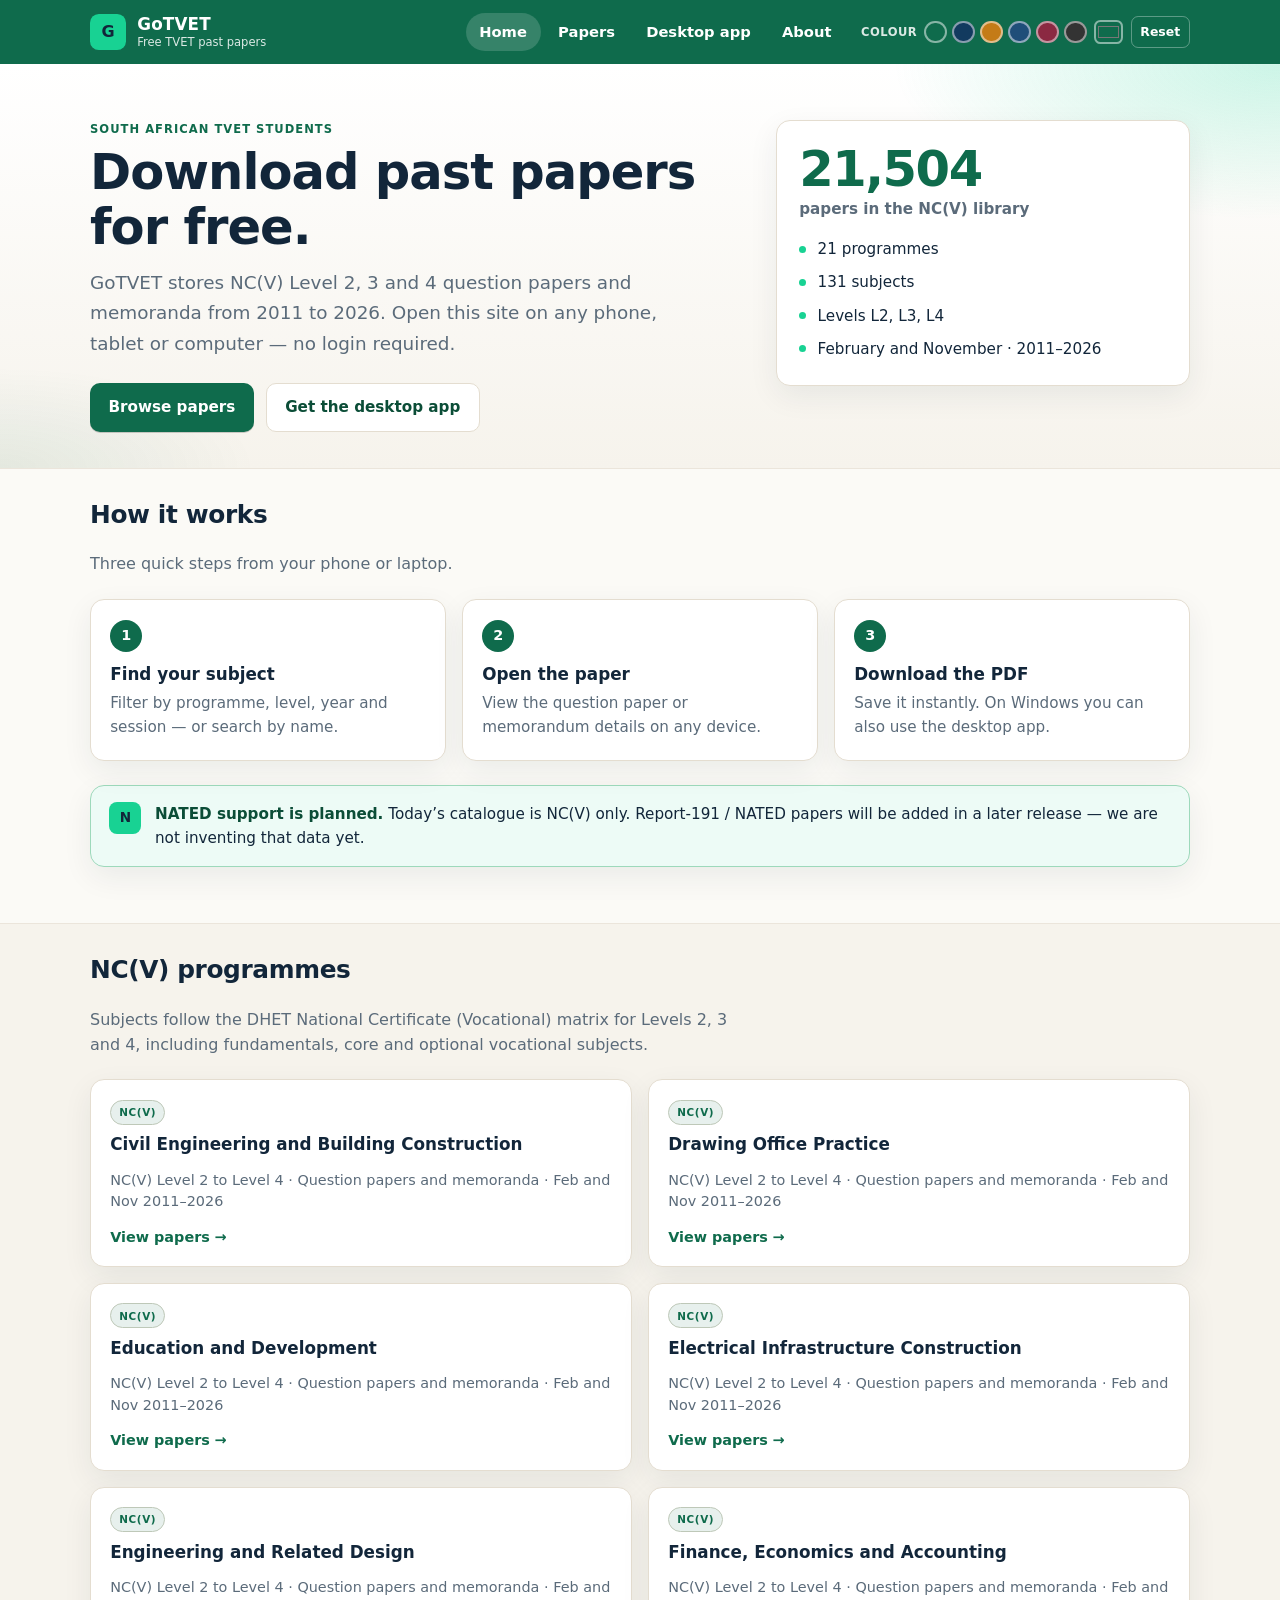
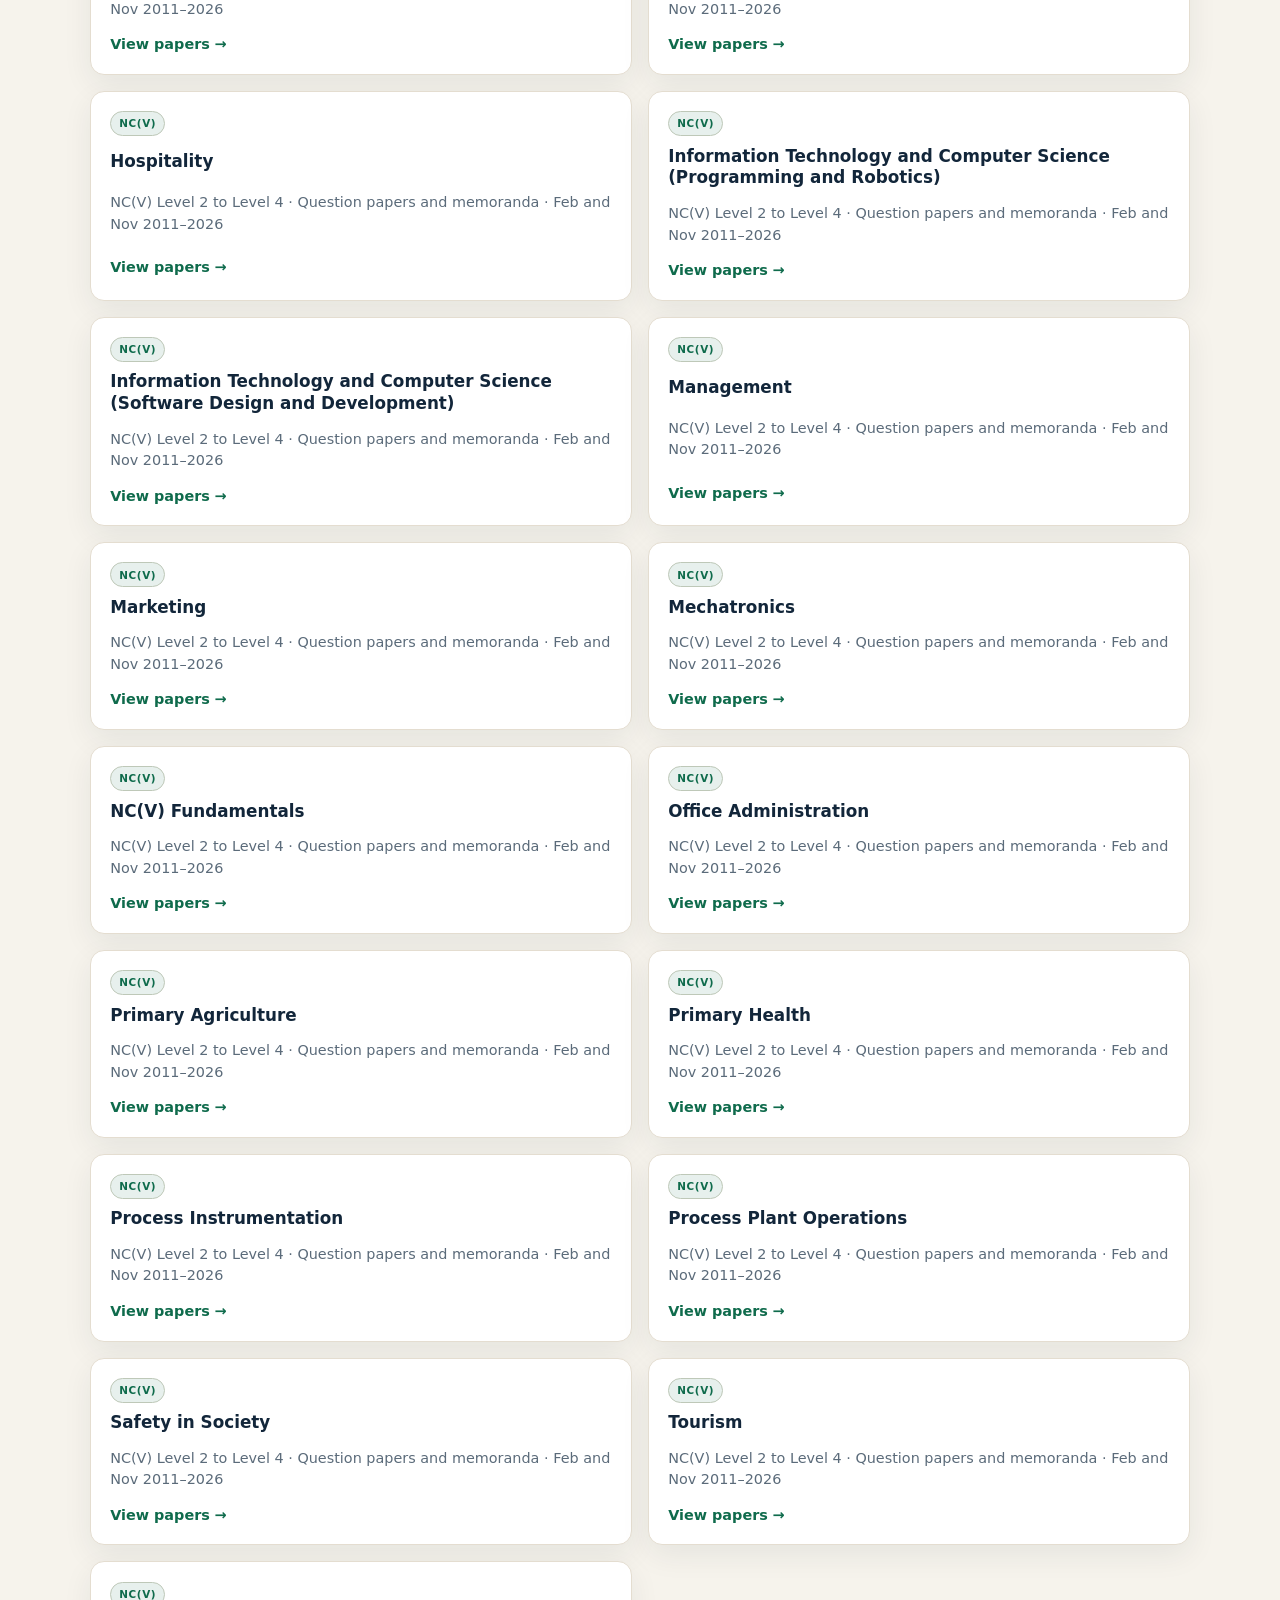
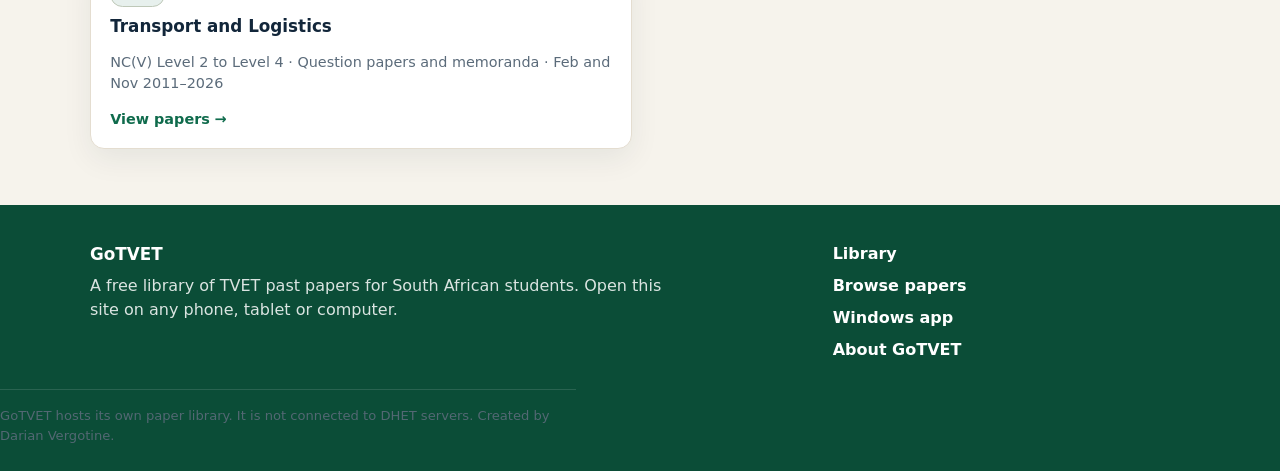
<file: docs/index.html>
<!DOCTYPE html>
<html lang="en-ZA">
<head>
  <meta charset="utf-8" />
  <meta name="viewport" content="width=device-width, initial-scale=1" />
  <title>GoTVET · Free NC(V) past papers</title>
  <meta name="description" content="Free TVET past papers for South African students. Browse NC(V) Levels 2–4 from any phone, tablet or computer." />
  <link rel="icon" href="favicon.ico" type="image/x-icon" />
  <link rel="icon" href="favicon.png" type="image/png" sizes="32x32" />
  <link rel="stylesheet" href="css/site.css" />
</head>
<body>
  <a class="skip-link" href="#main">Skip to content</a>
  <header class="site-header" id="site-header"></header>
  <main id="main">
    <section class="hero">
      <div class="container hero-grid">
        <div>
          <p class="eyebrow">South African TVET students</p>
          <h1>Download past papers for free.</h1>
          <p class="lead">GoTVET stores NC(V) Level 2, 3 and 4 question papers and memoranda from 2011 to 2026. Open this site on any phone, tablet or computer — no login required.</p>
          <div class="hero-actions">
            <a class="button primary" href="papers.html">Browse papers</a>
            <a class="button ghost" href="app.html">Get the desktop app</a>
          </div>
        </div>
        <aside class="hero-card" aria-label="Library snapshot">
          <p class="stat" id="paper-count">…</p>
          <p>papers in the NC(V) library</p>
          <ul>
            <li id="programme-count">programmes</li>
            <li id="subject-count">subjects</li>
            <li>Levels L2, L3, L4</li>
            <li>February and November · 2011–2026</li>
          </ul>
        </aside>
      </div>
    </section>

    <section class="section section-alt" aria-labelledby="how-heading">
      <div class="container">
        <div class="section-head">
          <h2 id="how-heading">How it works</h2>
          <p>Three quick steps from your phone or laptop.</p>
        </div>
        <div class="steps">
          <article class="step-card">
            <span class="step-num" aria-hidden="true">1</span>
            <h3>Find your subject</h3>
            <p>Filter by programme, level, year and session — or search by name.</p>
          </article>
          <article class="step-card">
            <span class="step-num" aria-hidden="true">2</span>
            <h3>Open the paper</h3>
            <p>View the question paper or memorandum details on any device.</p>
          </article>
          <article class="step-card">
            <span class="step-num" aria-hidden="true">3</span>
            <h3>Download the PDF</h3>
            <p>Save it instantly. On Windows you can also use the desktop app.</p>
          </article>
        </div>
        <aside class="callout" role="note">
          <span class="callout-icon" aria-hidden="true">N</span>
          <p><strong>NATED support is planned.</strong> Today’s catalogue is NC(V) only. Report-191 / NATED papers will be added in a later release — we are not inventing that data yet.</p>
        </aside>
      </div>
    </section>

    <section class="section">
      <div class="container">
        <div class="section-head">
          <h2>NC(V) programmes</h2>
          <p>Subjects follow the DHET National Certificate (Vocational) matrix for Levels 2, 3 and 4, including fundamentals, core and optional vocational subjects.</p>
        </div>
        <div class="card-grid" id="programme-grid"></div>
      </div>
    </section>
  </main>
  <footer class="site-footer" id="site-footer"></footer>
  <script src="js/theme.js"></script>
  <script src="js/chrome.js"></script>
  <script src="js/library.js"></script>
  <script>
    mountChrome("home");
    GoTVETLibrary.renderHome();
  </script>
</body>
</html>
</file>
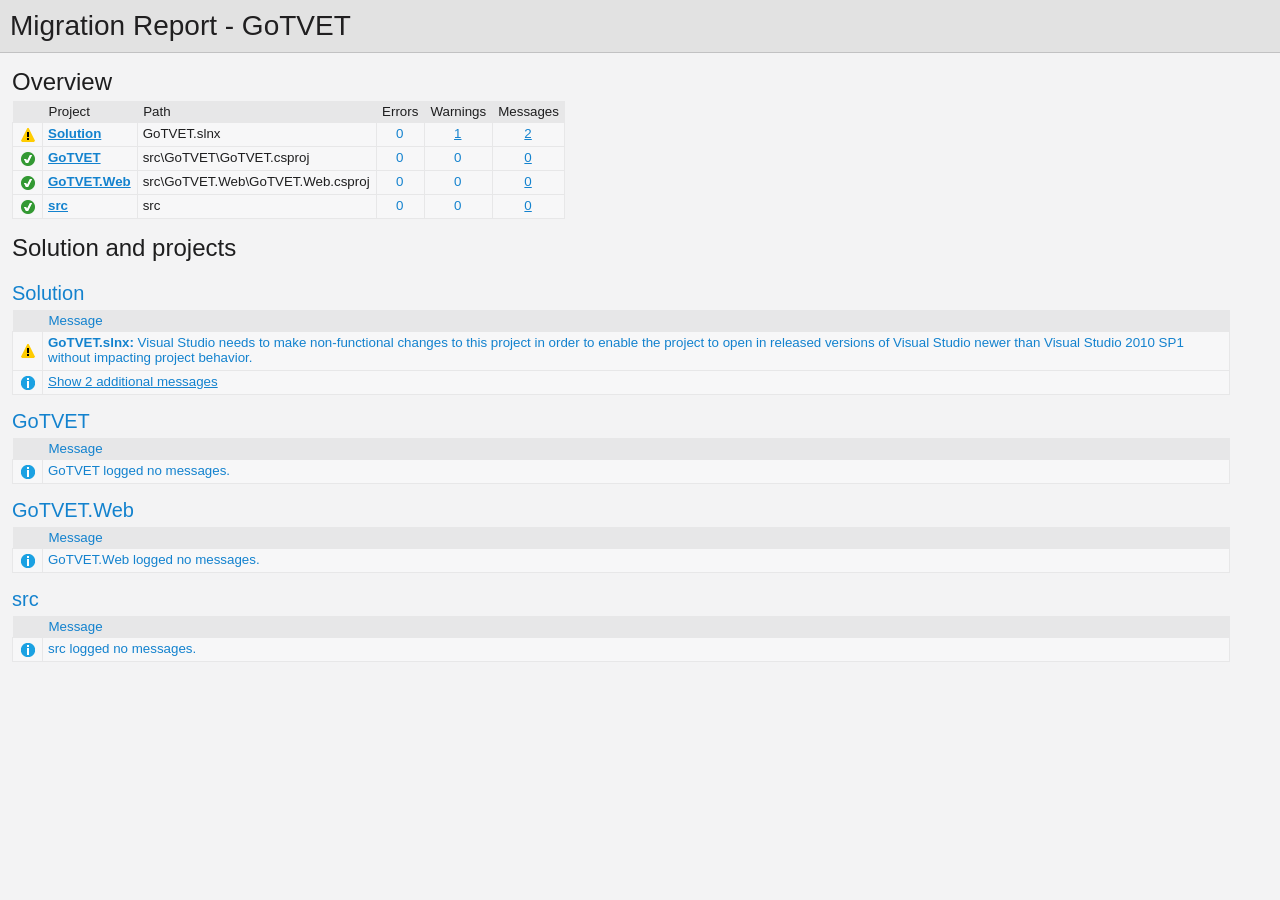
<file: UpgradeLog.htm>
﻿<!DOCTYPE html>
<!-- saved from url=(0014)about:internet -->
 <html xmlns:msxsl="urn:schemas-microsoft-com:xslt"><head><meta content="en-us" http-equiv="Content-Language" /><meta content="text/html; charset=utf-16" http-equiv="Content-Type" /><title _locID="ConversionReport0">
          Migration Report
        </title><style> 
                    /* Body style, for the entire document */
                    body
                    {
                        background: #F3F3F4;
                        color: #1E1E1F;
                        font-family: "Segoe UI", Tahoma, Geneva, Verdana, sans-serif;
                        padding: 0;
                        margin: 0;
                    }

                    /* Header1 style, used for the main title */
                    h1
                    {
                        padding: 10px 0px 10px 10px;
                        font-size: 21pt;
                        background-color: #E2E2E2;
                        border-bottom: 1px #C1C1C2 solid; 
                        color: #201F20;
                        margin: 0;
                        font-weight: normal;
                    }

                    /* Header2 style, used for "Overview" and other sections */
                    h2
                    {
                        font-size: 18pt;
                        font-weight: normal;
                        padding: 15px 0 5px 0;
                        margin: 0;
                    }

                    /* Header3 style, used for sub-sections, such as project name */
                    h3
                    {
                        font-weight: normal;
                        font-size: 15pt;
                        margin: 0;
                        padding: 15px 0 5px 0;
                        background-color: transparent;
                    }

                    /* Color all hyperlinks one color */
                    a
                    {
                        color: #1382CE;
                    }

                    /* Table styles */ 
                    table
                    {
                        border-spacing: 0 0;
                        border-collapse: collapse;
                        font-size: 10pt;
                    }

                    table th
                    {
                        background: #E7E7E8;
                        text-align: left;
                        text-decoration: none;
                        font-weight: normal;
                        padding: 3px 6px 3px 6px;
                    }

                    table td
                    {
                        vertical-align: top;
                        padding: 3px 6px 5px 5px;
                        margin: 0px;
                        border: 1px solid #E7E7E8;
                        background: #F7F7F8;
                    }

                    /* Local link is a style for hyperlinks that link to file:/// content, there are lots so color them as 'normal' text until the user mouse overs */
                    .localLink
                    {
                        color: #1E1E1F;
                        background: #EEEEED;
                        text-decoration: none;
                    }

                    .localLink:hover
                    {
                        color: #1382CE;
                        background: #FFFF99;
                        text-decoration: none;
                    }

                    /* Center text, used in the over views cells that contain message level counts */ 
                    .textCentered
                    {
                        text-align: center;
                    }

                    /* The message cells in message tables should take up all avaliable space */
                    .messageCell
                    {
                        width: 100%;
                    }

                    /* Padding around the content after the h1 */ 
                    #content 
                    {
	                    padding: 0px 12px 12px 12px; 
                    }

                    /* The overview table expands to width, with a max width of 97% */ 
                    #overview table
                    {
                        width: auto;
                        max-width: 75%; 
                    }

                    /* The messages tables are always 97% width */
                    #messages table
                    {
                        width: 97%;
                    }

                    /* All Icons */
                    .IconSuccessEncoded, .IconInfoEncoded, .IconWarningEncoded, .IconErrorEncoded
                    {
                        min-width:18px;
                        min-height:18px; 
                        background-repeat:no-repeat;
                        background-position:center;
                    }

                    /* Success icon encoded */
                    .IconSuccessEncoded
                    {
                        /* Note: Do not delete the comment below. It is used to verify the correctness of the encoded image resource below before the product is released */
                        /* [---XsltValidateInternal-Base64EncodedImage:IconSuccess#Begin#background-image: url(data:image/png;base64,#Separator#);#End#] */
                        background-image: url([data-uri]);
                    }

                    /* Information icon encoded */
                    .IconInfoEncoded
                    {
                        /* Note: Do not delete the comment below. It is used to verify the correctness of the encoded image resource below before the product is released */
                        /* [---XsltValidateInternal-Base64EncodedImage:IconInformation#Begin#background-image: url(data:image/png;base64,#Separator#);#End#] */
                        background-image: url([data-uri]);
                    }

                    /* Warning icon encoded */
                    .IconWarningEncoded
                    {
                        /* Note: Do not delete the comment below. It is used to verify the correctness of the encoded image resource below before the product is released */
                        /* [---XsltValidateInternal-Base64EncodedImage:IconWarning#Begin#background-image: url(data:image/png;base64,#Separator#);#End#] */
                        background-image: url([data-uri]);
                    }

                    /* Error icon encoded */
                    .IconErrorEncoded
                    {
                        /* Note: Do not delete the comment below. It is used to verify the correctness of the encoded image resource below before the product is released */
                        /* [---XsltValidateInternal-Base64EncodedImage:IconError#Begin#background-image: url(data:image/png;base64,#Separator#);#End#] */
                        background-image: url([data-uri]);
                    }
                 </style><script type="text/javascript" language="javascript"> 
          
            // Startup 
            // Hook up the the loaded event for the document/window, to linkify the document content
            var startupFunction = function() { linkifyElement("messages"); };
            
            if(window.attachEvent)
            {
              window.attachEvent('onload', startupFunction);
            }
            else if (window.addEventListener) 
            {
              window.addEventListener('load', startupFunction, false);
            }
            else 
            {
              document.addEventListener('load', startupFunction, false);
            } 
            
            // Toggles the visibility of table rows with the specified name 
            function toggleTableRowsByName(name)
            {
               var allRows = document.getElementsByTagName('tr');
               for (i=0; i < allRows.length; i++)
               {
                  var currentName = allRows[i].getAttribute('name');
                  if(!!currentName && currentName.indexOf(name) == 0)
                  {
                      var isVisible = allRows[i].style.display == ''; 
                      isVisible ? allRows[i].style.display = 'none' : allRows[i].style.display = '';
                  }
               }
            }
            
            function scrollToFirstVisibleRow(name) 
            {
               var allRows = document.getElementsByTagName('tr');
               for (i=0; i < allRows.length; i++)
               {
                  var currentName = allRows[i].getAttribute('name');
                  var isVisible = allRows[i].style.display == ''; 
                  if(!!currentName && currentName.indexOf(name) == 0 && isVisible)
                  {
                     allRows[i].scrollIntoView(true); 
                     return true; 
                  }
               }
               
               return false;
            }
            
            // Linkifies the specified text content, replaces candidate links with html links 
            function linkify(text)
            {
                 if(!text || 0 === text.length)
                 {
                     return text; 
                 }

                 // Find http, https and ftp links and replace them with hyper links 
                 var urlLink = /(http|https|ftp)\:\/\/[a-zA-Z0-9\-\.]+(:[a-zA-Z0-9]*)?\/?([a-zA-Z0-9\-\._\?\,\/\\\+&%\$#\=~;\{\}])*/gi;
                 
                 return text.replace(urlLink, '<a href="$&">$&</a>') ;
            }
            
            // Linkifies the specified element by ID
            function linkifyElement(id)
            {
                var element = document.getElementById(id);
                if(!!element)
                {
                  element.innerHTML = linkify(element.innerHTML); 
                }
            }
            
            function ToggleMessageVisibility(projectName)
            {
              if(!projectName || 0 === projectName.length)
              {
                return; 
              }
              
              toggleTableRowsByName("MessageRowClass" + projectName);
              toggleTableRowsByName('MessageRowHeaderShow' + projectName);
              toggleTableRowsByName('MessageRowHeaderHide' + projectName); 
            }
            
            function ScrollToFirstVisibleMessage(projectName)
            {
              if(!projectName || 0 === projectName.length)
              {
                return; 
              }
              
              // First try the 'Show messages' row
              if(!scrollToFirstVisibleRow('MessageRowHeaderShow' + projectName))
              {
                // Failed to find a visible row for 'Show messages', try an actual message row 
                scrollToFirstVisibleRow('MessageRowClass' + projectName); 
              }
            }
           </script></head><body><h1 _locID="ConversionReport">
          Migration Report - GoTVET</h1><div id="content"><h2 _locID="OverviewTitle">Overview</h2><div id="overview"><table><tr><th></th><th _locID="ProjectTableHeader">Project</th><th _locID="PathTableHeader">Path</th><th _locID="ErrorsTableHeader">Errors</th><th _locID="WarningsTableHeader">Warnings</th><th _locID="MessagesTableHeader">Messages</th></tr><tr><td class="IconWarningEncoded" /><td><strong><a href="#Solution"><span _locID="OverviewSolutionSpan">Solution</span></a></strong></td><td>GoTVET.slnx</td><td class="textCentered"><a>0</a></td><td class="textCentered"><a href="#SolutionWarning">1</a></td><td class="textCentered"><a href="#" onclick="ScrollToFirstVisibleMessage('Solution'); return false;">2</a></td></tr><tr><td class="IconSuccessEncoded" /><td><strong><a href="#GoTVET">GoTVET</a></strong></td><td>src\GoTVET\GoTVET.csproj</td><td class="textCentered"><a>0</a></td><td class="textCentered"><a>0</a></td><td class="textCentered"><a href="#">0</a></td></tr><tr><td class="IconSuccessEncoded" /><td><strong><a href="#GoTVET.Web">GoTVET.Web</a></strong></td><td>src\GoTVET.Web\GoTVET.Web.csproj</td><td class="textCentered"><a>0</a></td><td class="textCentered"><a>0</a></td><td class="textCentered"><a href="#">0</a></td></tr><tr><td class="IconSuccessEncoded" /><td><strong><a href="#src">src</a></strong></td><td>src</td><td class="textCentered"><a>0</a></td><td class="textCentered"><a>0</a></td><td class="textCentered"><a href="#">0</a></td></tr></table></div><h2 _locID="SolutionAndProjectsTitle">Solution and projects</h2><div id="messages"><a name="Solution" /><h3 _locID="ProjectDisplayNameHeader">Solution</h3><table><tr id="SolutionHeaderRow"><th></th><th class="messageCell" _locID="MessageTableHeader">Message</th></tr><tr name="WarningRowClassSolution"><td class="IconWarningEncoded"><a name="SolutionWarning" /></td><td class="messageCell"><strong>GoTVET.slnx:
        </strong><span>Visual Studio needs to make non-functional changes to this project in order to enable the project to open in released versions of Visual Studio newer than Visual Studio 2010 SP1 without impacting project behavior.</span></td></tr><tr name="MessageRowHeaderShowSolution"><td class="IconInfoEncoded" /><td class="messageCell"><a _locID="ShowAdditionalMessages" href="#" name="SolutionMessage" onclick="ToggleMessageVisibility('Solution'); return false;">
          Show 2 additional messages
        </a></td></tr><tr name="MessageRowClassSolution" style="display: none"><td class="IconInfoEncoded"><a name="SolutionMessage" /></td><td class="messageCell"><strong>GoTVET.slnx:
        </strong><span>File successfully backed up as C:\Users\BEAUTY\Documents\IT &amp; ROBOTICS DOCS L3 2026\Personal_Projects\GoTVET\Backup\GoTVET.slnx</span></td></tr><tr name="MessageRowClassSolution" style="display: none"><td class="IconInfoEncoded"><a name="SolutionMessage" /></td><td class="messageCell"><strong>GoTVET.slnx:
        </strong><span>Solution migrated successfully</span></td></tr><tr style="display: none" name="MessageRowHeaderHideSolution"><td class="IconInfoEncoded" /><td class="messageCell"><a _locID="HideAdditionalMessages" href="#" name="SolutionMessage" onclick="ToggleMessageVisibility('Solution'); return false;">
          Hide 2 additional messages
        </a></td></tr></table><a name="GoTVET" /><h3>GoTVET</h3><table><tr id="GoTVETHeaderRow"><th></th><th class="messageCell" _locID="MessageTableHeader">Message</th></tr><tr><td class="IconInfoEncoded" /><td class="messageCell" _locID="NoMessagesRow">GoTVET logged no messages.
                  </td></tr></table><a name="GoTVET.Web" /><h3>GoTVET.Web</h3><table><tr id="GoTVET.WebHeaderRow"><th></th><th class="messageCell" _locID="MessageTableHeader">Message</th></tr><tr><td class="IconInfoEncoded" /><td class="messageCell" _locID="NoMessagesRow">GoTVET.Web logged no messages.
                  </td></tr></table><a name="src" /><h3>src</h3><table><tr id="srcHeaderRow"><th></th><th class="messageCell" _locID="MessageTableHeader">Message</th></tr><tr><td class="IconInfoEncoded" /><td class="messageCell" _locID="NoMessagesRow">src logged no messages.
                  </td></tr></table></div></div></body></html>
</file>
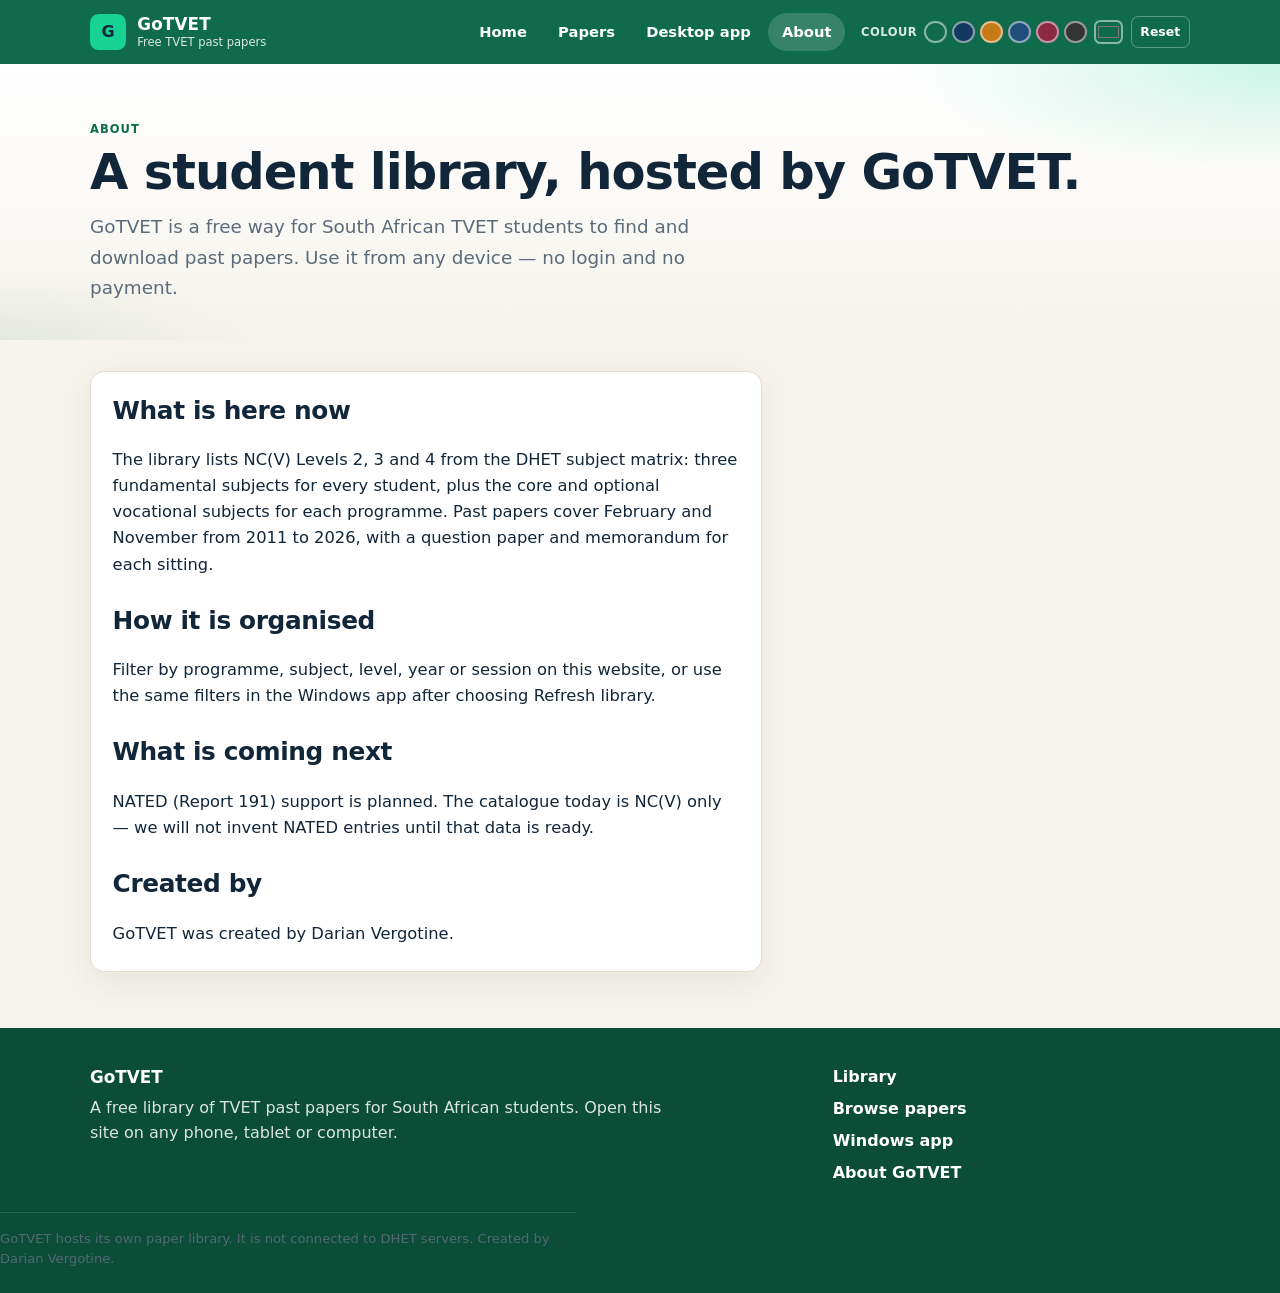
<file: docs/about.html>
<!DOCTYPE html>
<html lang="en-ZA">
<head>
  <meta charset="utf-8" />
  <meta name="viewport" content="width=device-width, initial-scale=1" />
  <title>About · GoTVET</title>
  <meta name="description" content="About the free GoTVET NC(V) past paper library." />
  <link rel="icon" href="favicon.ico" type="image/x-icon" />
  <link rel="icon" href="favicon.png" type="image/png" sizes="32x32" />
  <link rel="stylesheet" href="css/site.css" />
</head>
<body>
  <a class="skip-link" href="#main">Skip to content</a>
  <header class="site-header" id="site-header"></header>
  <main id="main">
    <section class="page-hero">
      <div class="container">
        <p class="eyebrow">About</p>
        <h1>A student library, hosted by GoTVET.</h1>
        <p class="lead">GoTVET is a free way for South African TVET students to find and download past papers. Use it from any device — no login and no payment.</p>
      </div>
    </section>
    <section class="section">
      <div class="container">
        <article class="content-card prose">
          <h2>What is here now</h2>
          <p>The library lists NC(V) Levels 2, 3 and 4 from the DHET subject matrix: three fundamental subjects for every student, plus the core and optional vocational subjects for each programme. Past papers cover February and November from 2011 to 2026, with a question paper and memorandum for each sitting.</p>
          <h2>How it is organised</h2>
          <p>Filter by programme, subject, level, year or session on this website, or use the same filters in the Windows app after choosing Refresh library.</p>
          <h2>What is coming next</h2>
          <p>NATED (Report 191) support is planned. The catalogue today is NC(V) only — we will not invent NATED entries until that data is ready.</p>
          <h2>Created by</h2>
          <p>GoTVET was created by Darian Vergotine.</p>
        </article>
      </div>
    </section>
  </main>
  <footer class="site-footer" id="site-footer"></footer>
  <script src="js/theme.js"></script>
  <script src="js/chrome.js"></script>
  <script>
    mountChrome("about");
  </script>
</body>
</html>
</file>
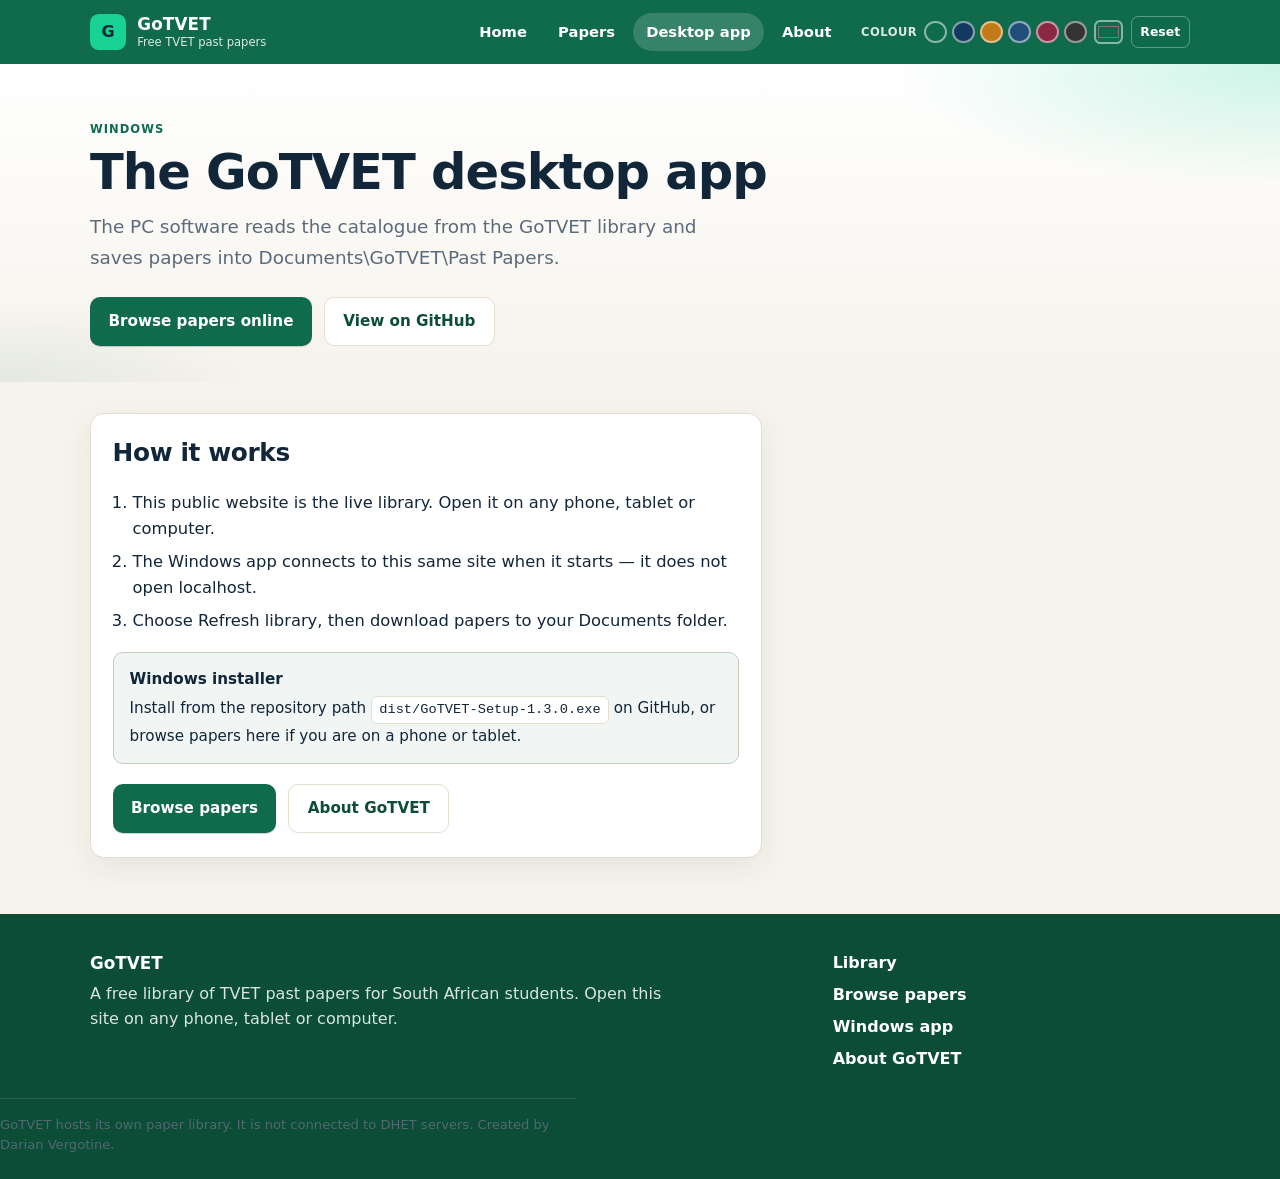
<file: docs/app.html>
<!DOCTYPE html>
<html lang="en-ZA">
<head>
  <meta charset="utf-8" />
  <meta name="viewport" content="width=device-width, initial-scale=1" />
  <title>Desktop app · GoTVET</title>
  <meta name="description" content="Get the GoTVET Windows desktop app for NC(V) past papers." />
  <link rel="icon" href="favicon.ico" type="image/x-icon" />
  <link rel="icon" href="favicon.png" type="image/png" sizes="32x32" />
  <link rel="stylesheet" href="css/site.css" />
</head>
<body>
  <a class="skip-link" href="#main">Skip to content</a>
  <header class="site-header" id="site-header"></header>
  <main id="main">
    <section class="page-hero">
      <div class="container">
        <p class="eyebrow">Windows</p>
        <h1>The GoTVET desktop app</h1>
        <p class="lead">The PC software reads the catalogue from the GoTVET library and saves papers into Documents\GoTVET\Past Papers.</p>
        <div class="hero-actions">
          <a class="button primary" href="papers.html">Browse papers online</a>
          <a class="button ghost" href="https://github.com/darianvergotine/GoTVET" rel="noopener">View on GitHub</a>
        </div>
      </div>
    </section>
    <section class="section">
      <div class="container">
        <article class="content-card prose">
          <h2>How it works</h2>
          <ol>
            <li>This public website is the live library. Open it on any phone, tablet or computer.</li>
            <li>The Windows app connects to this same site when it starts — it does not open localhost.</li>
            <li>Choose Refresh library, then download papers to your Documents folder.</li>
          </ol>
          <div class="installer-path">
            <strong>Windows installer</strong><br />
            Install from the repository path
            <code>dist/GoTVET-Setup-1.3.0.exe</code>
            on GitHub, or browse papers here if you are on a phone or tablet.
          </div>
          <div class="app-actions">
            <a class="button primary" href="papers.html">Browse papers</a>
            <a class="button ghost" href="about.html">About GoTVET</a>
          </div>
        </article>
      </div>
    </section>
  </main>
  <footer class="site-footer" id="site-footer"></footer>
  <script src="js/theme.js"></script>
  <script src="js/chrome.js"></script>
  <script>
    mountChrome("app");
  </script>
</body>
</html>
</file>
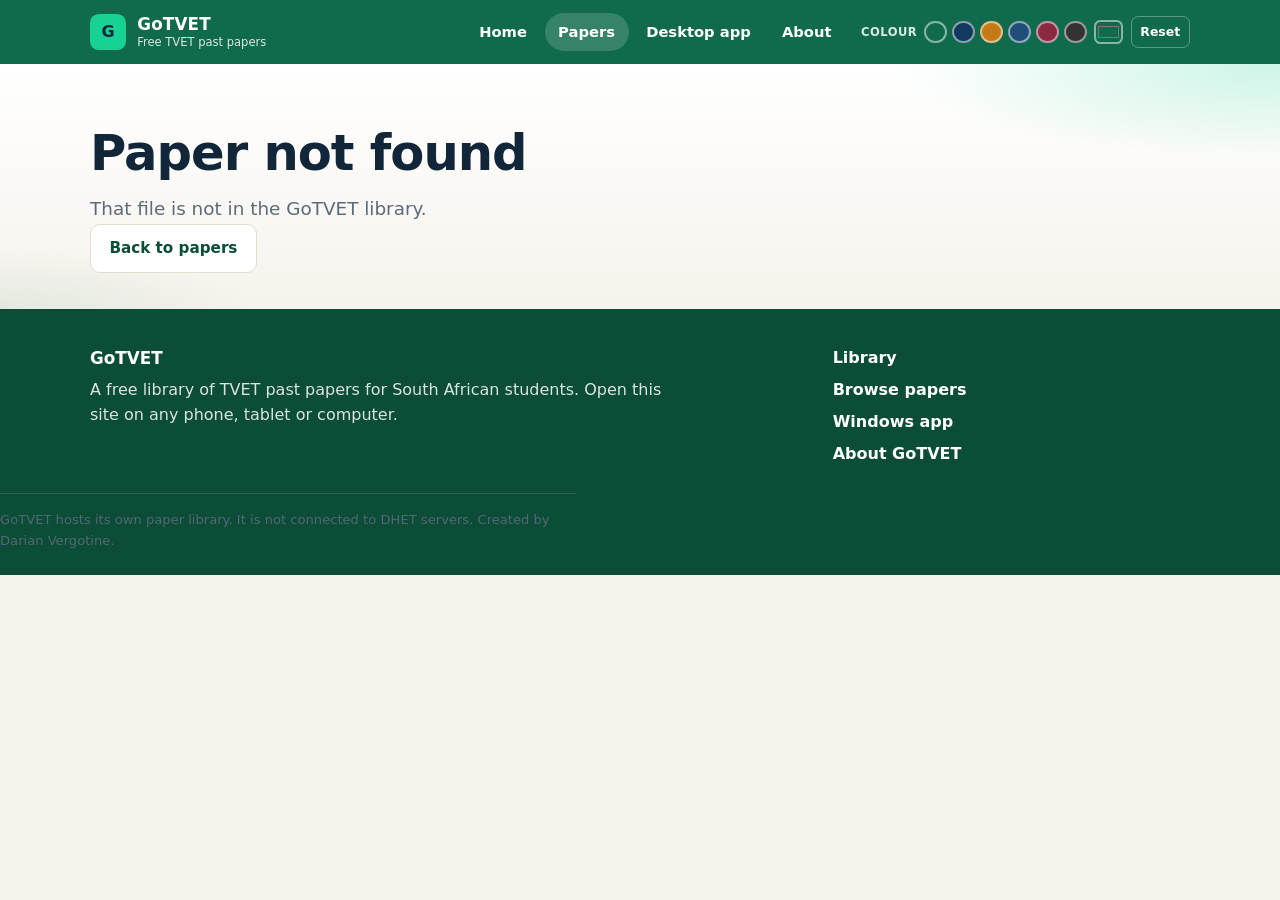
<file: docs/paper.html>
<!DOCTYPE html>
<html lang="en-ZA">
<head>
  <meta charset="utf-8" />
  <meta name="viewport" content="width=device-width, initial-scale=1" />
  <title>Paper · GoTVET</title>
  <meta name="description" content="Download an NC(V) past paper from GoTVET." />
  <link rel="icon" href="favicon.ico" type="image/x-icon" />
  <link rel="icon" href="favicon.png" type="image/png" sizes="32x32" />
  <link rel="stylesheet" href="css/site.css" />
</head>
<body>
  <a class="skip-link" href="#main">Skip to content</a>
  <header class="site-header" id="site-header"></header>
  <main id="main">
    <div id="paper-root"></div>
  </main>
  <footer class="site-footer" id="site-footer"></footer>
  <script src="js/theme.js"></script>
  <script src="js/chrome.js"></script>
  <script src="js/library.js"></script>
  <script>
    mountChrome("papers");
    GoTVETLibrary.renderPaper();
  </script>
</body>
</html>
</file>
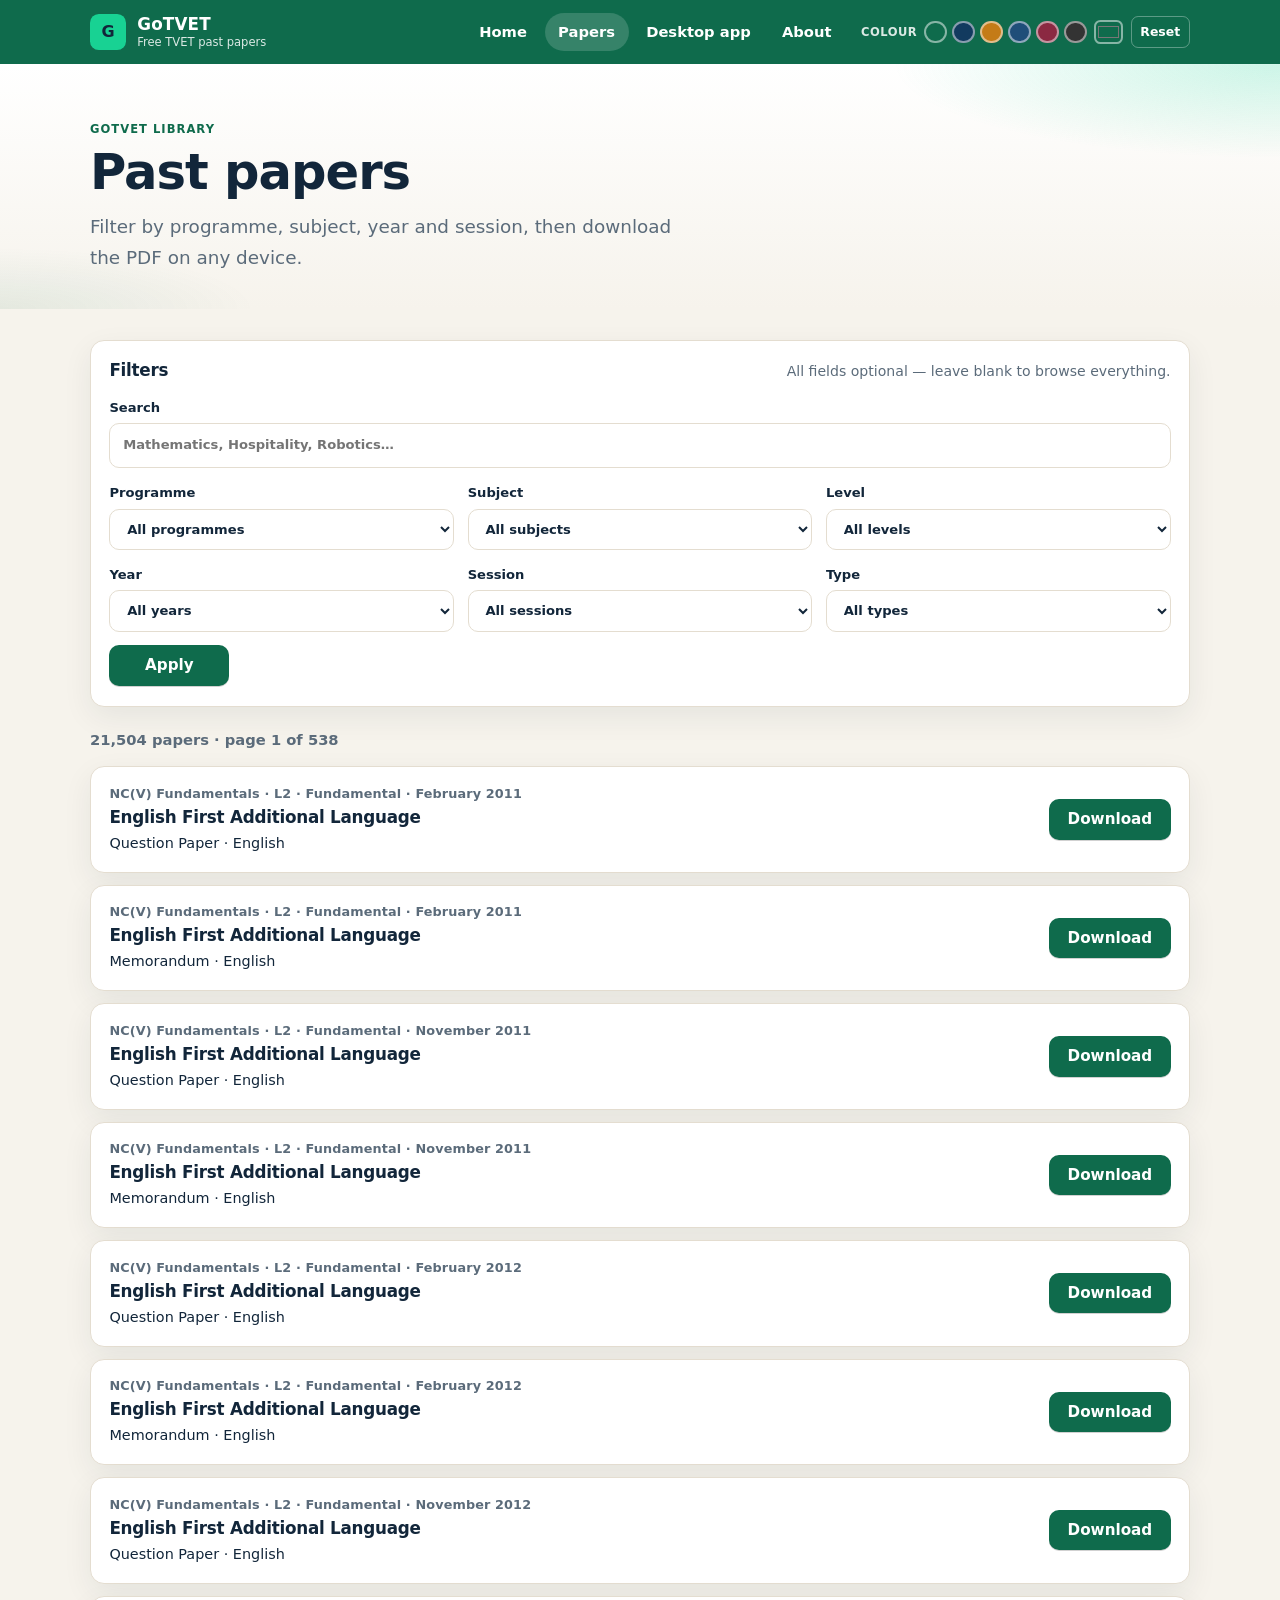
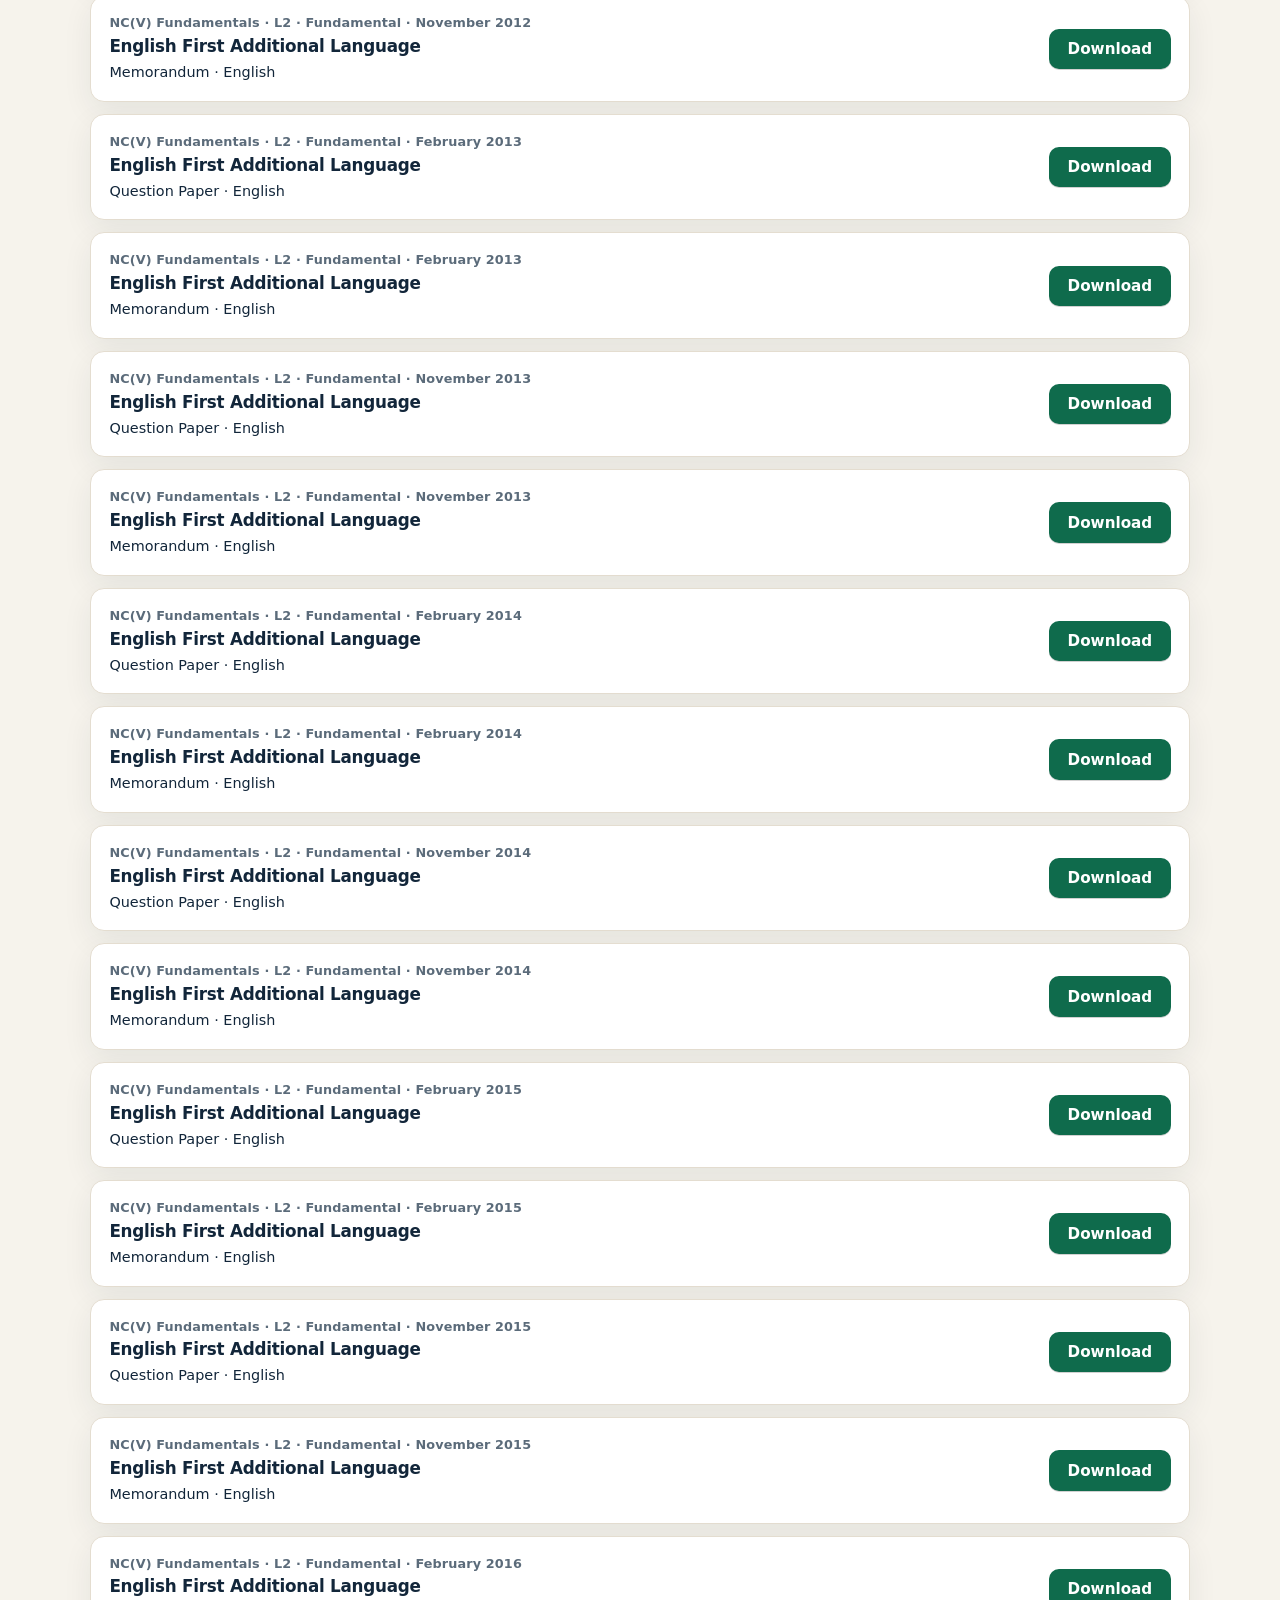
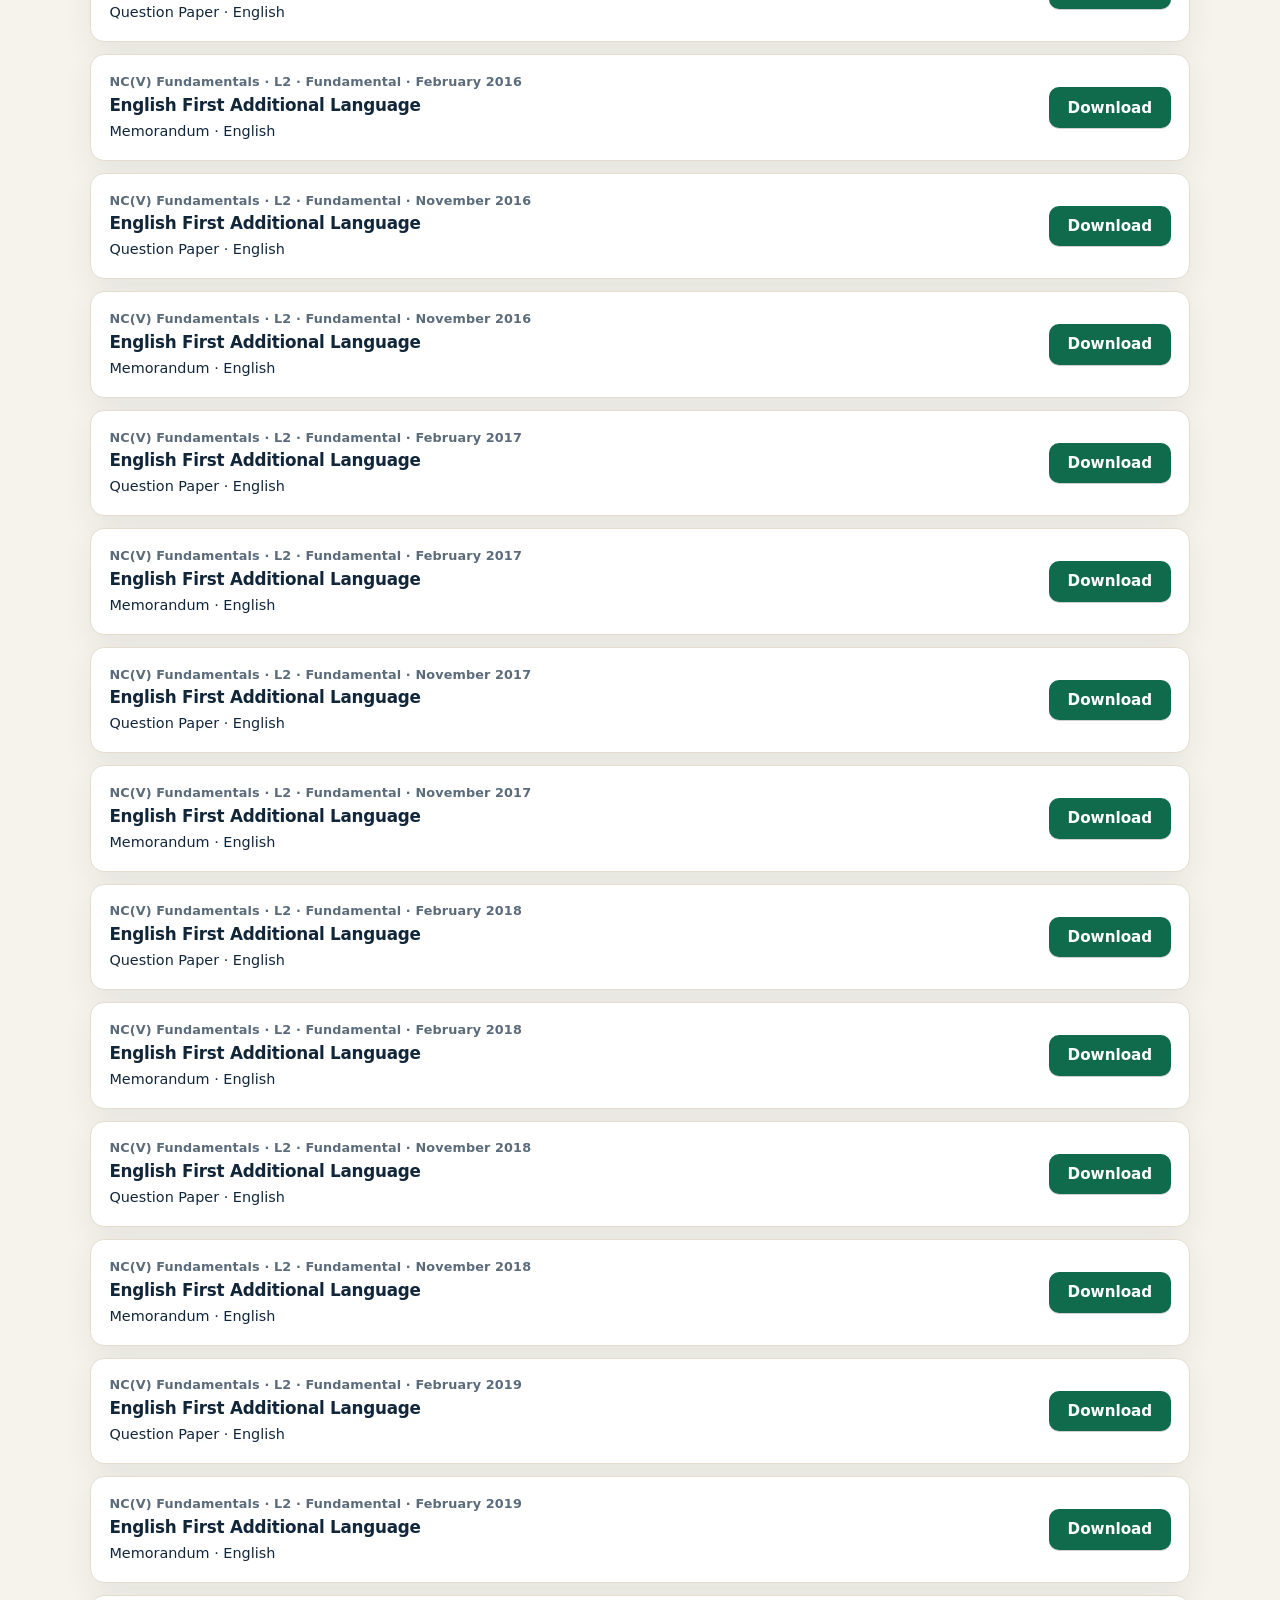
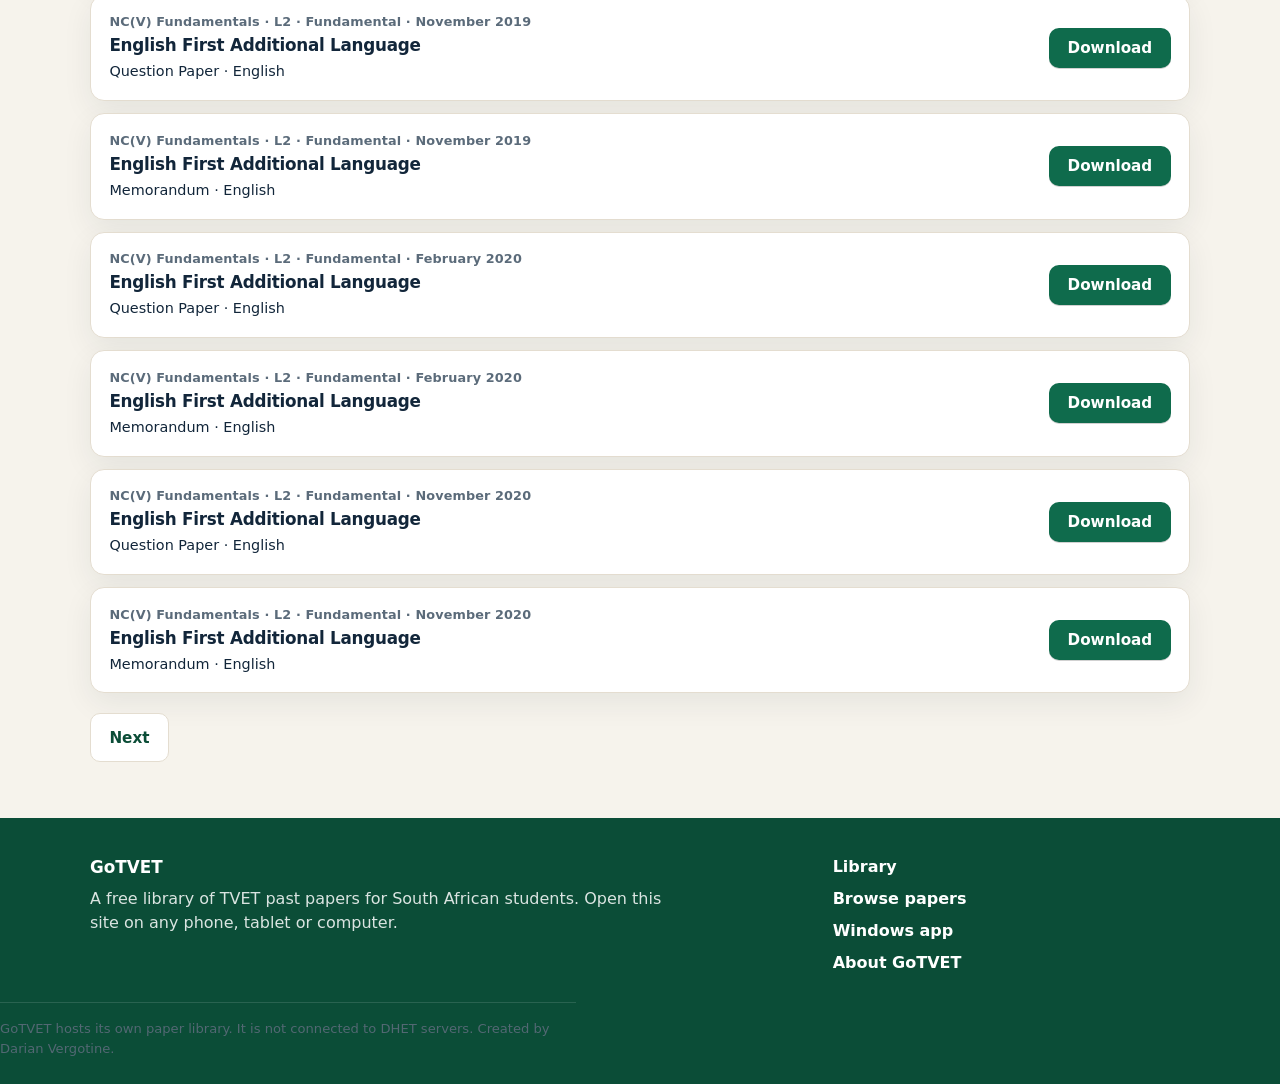
<file: docs/papers.html>
<!DOCTYPE html>
<html lang="en-ZA">
<head>
  <meta charset="utf-8" />
  <meta name="viewport" content="width=device-width, initial-scale=1" />
  <title>Papers · GoTVET</title>
  <meta name="description" content="Filter and download NC(V) past papers from the GoTVET library." />
  <link rel="icon" href="favicon.ico" type="image/x-icon" />
  <link rel="icon" href="favicon.png" type="image/png" sizes="32x32" />
  <link rel="stylesheet" href="css/site.css" />
</head>
<body>
  <a class="skip-link" href="#main">Skip to content</a>
  <header class="site-header" id="site-header"></header>
  <main id="main">
    <section class="page-hero">
      <div class="container">
        <p class="eyebrow">GoTVET library</p>
        <h1>Past papers</h1>
        <p class="lead">Filter by programme, subject, year and session, then download the PDF on any device.</p>
      </div>
    </section>
    <section class="section">
      <div class="container">
        <div class="filter-panel">
          <div class="filter-panel-head">
            <h2>Filters</h2>
            <p>All fields optional — leave blank to browse everything.</p>
          </div>
          <form class="filters" id="filters" method="get">
            <label class="filter-search">Search
              <input type="search" name="q" placeholder="Mathematics, Hospitality, Robotics…" autocomplete="off" />
            </label>
            <div class="filter-fields">
              <label>Programme <select id="programme" name="programme"></select></label>
              <label>Subject <select id="subject" name="subject"></select></label>
              <label>Level <select id="level" name="level"></select></label>
              <label>Year <select id="year" name="year"></select></label>
              <label>Session <select id="session" name="session"></select></label>
              <label>Type <select id="type" name="type"></select></label>
            </div>
            <div class="filter-actions">
              <button class="button primary" type="submit">Apply</button>
            </div>
          </form>
        </div>
        <p class="result-count" id="result-count">Loading papers…</p>
        <div class="paper-list" id="paper-list"></div>
        <nav class="pager" id="pager" aria-label="Paper results pages"></nav>
      </div>
    </section>
  </main>
  <footer class="site-footer" id="site-footer"></footer>
  <script src="js/theme.js"></script>
  <script src="js/chrome.js"></script>
  <script src="js/library.js"></script>
  <script>
    mountChrome("papers");
    GoTVETLibrary.renderPapers();
  </script>
</body>
</html>
</file>
<file: docs/css/site.css>
:root {
  --green: #0f6b4c;
  --green-dark: #0a4d38;
  --gold: #d4a017;
  --header-fg: #fff;
  --header-muted: #d9f3e8;
  --on-gold: #0a4d38;
  --ink: #12263a;
  --muted: #5b6b7a;
  --paper: #f6f3ec;
  --card: #fff;
  --line: #e4ddd0;
  --shadow: 0 10px 30px rgba(18, 38, 58, 0.07);
  --shadow-hover: 0 16px 36px rgba(18, 38, 58, 0.12);
  --radius: 14px;
  --radius-sm: 10px;
  --focus: 0 0 0 3px color-mix(in srgb, var(--gold) 70%, #fff);
  --space: clamp(1rem, 2.5vw, 1.5rem);
  --section-y: clamp(2rem, 5vw, 3.5rem);
  --font: system-ui, -apple-system, "Segoe UI", Roboto, "Helvetica Neue", Arial, sans-serif;
}

*, *::before, *::after { box-sizing: border-box; }
html { scroll-behavior: smooth; }
html, body { margin: 0; padding: 0; }
body {
  font-family: var(--font);
  color: var(--ink);
  background: var(--paper);
  line-height: 1.6;
  font-size: 1rem;
  -webkit-font-smoothing: antialiased;
  text-rendering: optimizeLegibility;
}
img { max-width: 100%; height: auto; display: block; }
a { color: var(--green-dark); }
a:focus-visible,
button:focus-visible,
input:focus-visible,
select:focus-visible {
  outline: none;
  box-shadow: var(--focus);
}

.container {
  width: min(1100px, calc(100% - 2rem));
  margin-inline: auto;
}

.skip-link {
  position: absolute;
  left: -9999px;
  top: 0;
  z-index: 100;
  background: var(--gold);
  color: var(--on-gold);
  padding: 0.6rem 1rem;
  border-radius: 8px;
  font-weight: 700;
  text-decoration: none;
}
.skip-link:focus {
  left: 0.75rem;
  top: 0.75rem;
  box-shadow: var(--focus);
}

/* ——— Header ——— */
.site-header {
  background: var(--green);
  color: var(--header-fg);
  position: sticky;
  top: 0;
  z-index: 40;
  box-shadow: 0 1px 0 color-mix(in srgb, var(--header-fg) 12%, transparent);
}
.header-bar {
  display: flex;
  align-items: center;
  justify-content: space-between;
  gap: 1rem;
  min-height: 3.75rem;
  padding-block: 0.35rem;
}
.brand {
  display: flex;
  align-items: center;
  gap: 0.7rem;
  color: var(--header-fg);
  text-decoration: none;
  min-width: 0;
}
.brand:focus-visible { border-radius: 8px; }
.brand-text { min-width: 0; }
.brand strong {
  display: block;
  font-size: 1.05rem;
  letter-spacing: 0.01em;
  line-height: 1.2;
}
.brand small {
  display: block;
  color: var(--header-muted);
  font-size: 0.72rem;
  line-height: 1.3;
  white-space: nowrap;
  overflow: hidden;
  text-overflow: ellipsis;
}
.brand-mark {
  flex-shrink: 0;
  width: 2.25rem;
  height: 2.25rem;
  border-radius: 0.55rem;
  background: var(--gold);
  color: var(--on-gold);
  display: grid;
  place-items: center;
  font-weight: 800;
  font-size: 1rem;
}
.nav-toggle {
  display: none;
  align-items: center;
  gap: 0.45rem;
  background: color-mix(in srgb, var(--header-fg) 10%, transparent);
  color: var(--header-fg);
  border: 1px solid color-mix(in srgb, var(--header-fg) 28%, transparent);
  border-radius: 0.55rem;
  padding: 0.45rem 0.7rem;
  font: inherit;
  font-weight: 600;
  font-size: 0.875rem;
  cursor: pointer;
  -webkit-tap-highlight-color: transparent;
}
.nav-toggle:active { transform: scale(0.97); }
.nav-toggle-bars {
  width: 1.1rem;
  height: 0.85rem;
  display: inline-block;
  background:
    linear-gradient(var(--header-fg), var(--header-fg)) 0 0 / 100% 2px no-repeat,
    linear-gradient(var(--header-fg), var(--header-fg)) 0 50% / 100% 2px no-repeat,
    linear-gradient(var(--header-fg), var(--header-fg)) 0 100% / 100% 2px no-repeat;
}
.header-panel {
  display: flex;
  align-items: center;
  justify-content: space-between;
  gap: 1rem;
  padding-bottom: 0.65rem;
}
.site-nav {
  display: flex;
  gap: 0.25rem;
  flex-wrap: wrap;
}
.site-nav a {
  color: var(--header-fg);
  text-decoration: none;
  padding: 0.45rem 0.85rem;
  border-radius: 999px;
  font-weight: 600;
  font-size: 0.92rem;
  transition: background 0.15s ease;
}
.site-nav a.active,
.site-nav a:hover { background: color-mix(in srgb, var(--header-fg) 16%, transparent); }
.site-nav a:focus-visible {
  box-shadow: 0 0 0 2px color-mix(in srgb, var(--header-fg) 70%, transparent);
}

.theme-picker {
  display: flex;
  align-items: center;
  gap: 0.45rem;
  flex-wrap: wrap;
  flex-shrink: 0;
}
.theme-picker-label {
  font-size: 0.72rem;
  font-weight: 700;
  letter-spacing: 0.04em;
  text-transform: uppercase;
  color: var(--header-muted);
}
.theme-swatches { display: flex; gap: 0.35rem; }
.theme-swatch,
.theme-picker input[type="color"] {
  width: 1.4rem;
  height: 1.4rem;
  padding: 0;
  border-radius: 999px;
  border: 2px solid color-mix(in srgb, var(--header-fg) 50%, transparent);
  background: none;
  cursor: pointer;
}
.theme-swatch:hover,
.theme-picker input[type="color"]:hover {
  transform: scale(1.08);
}
.theme-picker input[type="color"] {
  width: 1.85rem;
  height: 1.55rem;
  border-radius: 0.4rem;
}
.theme-reset {
  background: transparent;
  color: var(--header-fg);
  border: 1px solid color-mix(in srgb, var(--header-fg) 32%, transparent);
  border-radius: 0.45rem;
  padding: 0.3rem 0.55rem;
  font: inherit;
  font-size: 0.78rem;
  font-weight: 600;
  cursor: pointer;
}
.theme-reset:active { transform: scale(0.97); }

/* ——— Typography & heroes ——— */
.hero, .page-hero {
  padding: var(--section-y) 0 calc(var(--section-y) * 0.65);
  background:
    radial-gradient(ellipse 55% 70% at 100% 0%, color-mix(in srgb, var(--gold) 22%, transparent), transparent 55%),
    radial-gradient(ellipse 40% 50% at 0% 100%, color-mix(in srgb, var(--green) 8%, transparent), transparent 50%),
    linear-gradient(#fff 0%, var(--paper) 100%);
}
.hero-grid, .detail-grid {
  display: grid;
  grid-template-columns: 1.35fr 0.85fr;
  gap: 1.75rem;
  align-items: start;
}
h1 {
  font-size: clamp(1.85rem, 4.8vw, 3.1rem);
  line-height: 1.12;
  letter-spacing: -0.02em;
  margin: 0.4rem 0 0.75rem;
  font-weight: 800;
}
h2 {
  margin-top: 0;
  font-size: clamp(1.25rem, 2.5vw, 1.55rem);
  letter-spacing: -0.015em;
  line-height: 1.25;
}
h3 {
  margin: 0 0 0.4rem;
  font-size: 1.05rem;
  line-height: 1.3;
}
.lead {
  font-size: clamp(1.02rem, 2vw, 1.15rem);
  color: var(--muted);
  max-width: 38rem;
  margin: 0;
  line-height: 1.65;
}
.eyebrow {
  text-transform: uppercase;
  letter-spacing: 0.09em;
  font-size: 0.72rem;
  font-weight: 750;
  color: var(--green);
  margin: 0;
}
.hero-actions {
  display: flex;
  gap: 0.75rem;
  flex-wrap: wrap;
  margin-top: 1.5rem;
}

/* ——— Buttons ——— */
.button {
  display: inline-flex;
  align-items: center;
  justify-content: center;
  gap: 0.4rem;
  padding: 0.7rem 1.15rem;
  border-radius: var(--radius-sm);
  text-decoration: none;
  font-weight: 700;
  font-size: 0.95rem;
  border: 0;
  cursor: pointer;
  font-family: inherit;
  transition: background 0.15s ease, transform 0.1s ease, box-shadow 0.15s ease, border-color 0.15s ease;
  -webkit-tap-highlight-color: transparent;
}
.button:active { transform: scale(0.98); }
.button.primary {
  background: var(--green);
  color: var(--header-fg);
  box-shadow: 0 1px 0 color-mix(in srgb, #000 18%, transparent);
}
.button.primary:hover {
  background: var(--green-dark);
}
.button.ghost {
  background: var(--card);
  color: var(--green-dark);
  border: 1px solid var(--line);
}
.button.ghost:hover {
  border-color: color-mix(in srgb, var(--green) 35%, var(--line));
  background: #fff;
}

/* ——— Cards ——— */
.hero-card, .subject-card, .paper-card, .detail-card, .step-card, .callout, .filter-panel {
  background: var(--card);
  border: 1px solid var(--line);
  border-radius: var(--radius);
  box-shadow: var(--shadow);
}
.hero-card {
  padding: 1.5rem 1.4rem;
}
.hero-card > p:nth-of-type(2) {
  margin: 0.15rem 0 1rem;
  color: var(--muted);
  font-weight: 600;
  font-size: 0.95rem;
}
.stat {
  font-size: clamp(2.4rem, 5vw, 3.1rem);
  font-weight: 800;
  margin: 0;
  color: var(--green);
  letter-spacing: -0.03em;
  line-height: 1;
}
.hero-card ul {
  list-style: none;
  margin: 0;
  padding: 0;
  display: grid;
  gap: 0.55rem;
}
.hero-card li {
  position: relative;
  padding-left: 1.15rem;
  font-size: 0.95rem;
  color: var(--ink);
}
.hero-card li::before {
  content: "";
  position: absolute;
  left: 0;
  top: 0.55em;
  width: 0.45rem;
  height: 0.45rem;
  border-radius: 50%;
  background: var(--gold);
}

/* ——— Sections ——— */
.section {
  padding: calc(var(--section-y) * 0.55) 0 var(--section-y);
}
.section-head {
  margin-bottom: 1.35rem;
  max-width: 40rem;
}
.section-head p {
  color: var(--muted);
  margin: 0.5rem 0 0;
}
.section-alt {
  background: color-mix(in srgb, #fff 55%, var(--paper));
  border-block: 1px solid color-mix(in srgb, var(--line) 70%, transparent);
}

/* ——— Programme cards ——— */
.card-grid {
  display: grid;
  grid-template-columns: repeat(2, 1fr);
  gap: 1rem;
}
.subject-card {
  text-decoration: none;
  color: inherit;
  display: grid;
  gap: 0.45rem;
  padding: 1.2rem 1.2rem 1.1rem;
  transition: transform 0.15s ease, box-shadow 0.2s ease, border-color 0.15s ease;
  position: relative;
  overflow: hidden;
}
.subject-card::before {
  content: "NC(V)";
  display: inline-flex;
  align-self: start;
  width: fit-content;
  font-size: 0.65rem;
  font-weight: 800;
  letter-spacing: 0.06em;
  text-transform: uppercase;
  color: var(--green);
  background: color-mix(in srgb, var(--green) 10%, #fff);
  border: 1px solid color-mix(in srgb, var(--green) 18%, var(--line));
  padding: 0.2rem 0.5rem;
  border-radius: 999px;
  margin-bottom: 0.15rem;
}
.subject-card:hover {
  transform: translateY(-2px);
  box-shadow: var(--shadow-hover);
  border-color: color-mix(in srgb, var(--green) 28%, var(--line));
}
.subject-card p {
  margin: 0;
  color: var(--muted);
  font-size: 0.9rem;
  line-height: 1.5;
}
.subject-card span {
  color: var(--green);
  font-weight: 700;
  font-size: 0.9rem;
  margin-top: 0.35rem;
  display: inline-flex;
  align-items: center;
  gap: 0.3rem;
}
.subject-card span::after {
  content: "→";
  transition: transform 0.15s ease;
}
.subject-card:hover span::after {
  transform: translateX(3px);
}

/* ——— How it works ——— */
.steps {
  display: grid;
  grid-template-columns: repeat(3, 1fr);
  gap: 1rem;
}
.step-card {
  padding: 1.25rem 1.2rem;
}
.step-num {
  display: inline-grid;
  place-items: center;
  width: 2rem;
  height: 2rem;
  border-radius: 999px;
  background: var(--green);
  color: var(--header-fg);
  font-weight: 800;
  font-size: 0.9rem;
  margin-bottom: 0.75rem;
}
.step-card h3 { margin-bottom: 0.35rem; }
.step-card p {
  margin: 0;
  color: var(--muted);
  font-size: 0.95rem;
}

.callout {
  margin-top: 1.5rem;
  padding: 1rem 1.15rem;
  display: flex;
  gap: 0.85rem;
  align-items: flex-start;
  border-color: color-mix(in srgb, var(--gold) 35%, var(--line));
  background: color-mix(in srgb, var(--gold) 8%, #fff);
}
.callout-icon {
  flex-shrink: 0;
  width: 2rem;
  height: 2rem;
  border-radius: 0.5rem;
  background: var(--gold);
  color: var(--on-gold);
  display: grid;
  place-items: center;
  font-weight: 800;
  font-size: 0.85rem;
}
.callout p {
  margin: 0;
  font-size: 0.95rem;
  color: var(--ink);
}
.callout strong { color: var(--green-dark); }

/* ——— Filters (papers page) ——— */
.filter-panel {
  padding: 1.15rem 1.15rem 1.25rem;
  margin-bottom: 1.35rem;
}
.filter-panel-head {
  display: flex;
  align-items: baseline;
  justify-content: space-between;
  gap: 0.75rem;
  margin-bottom: 0.9rem;
  flex-wrap: wrap;
}
.filter-panel-head h2 {
  margin: 0;
  font-size: 1.05rem;
}
.filter-panel-head p {
  margin: 0;
  color: var(--muted);
  font-size: 0.88rem;
}
.filters {
  display: grid;
  gap: 0.85rem;
}
.filters .filter-search {
  grid-column: 1 / -1;
}
.filters .filter-fields {
  display: grid;
  grid-template-columns: repeat(3, minmax(0, 1fr));
  gap: 0.85rem;
}
.filters .filter-actions {
  display: flex;
  gap: 0.65rem;
  flex-wrap: wrap;
  align-items: end;
}
.filters .filter-actions .button {
  min-width: 7.5rem;
}
.filters label {
  display: grid;
  gap: 0.35rem;
  font-size: 0.82rem;
  font-weight: 700;
  color: var(--ink);
}
.filters input,
.filters select {
  width: 100%;
  padding: 0.7rem 0.8rem;
  border-radius: var(--radius-sm);
  border: 1px solid var(--line);
  background: #fff;
  font: inherit;
  color: var(--ink);
  appearance: auto;
}
.filters input:hover,
.filters select:hover {
  border-color: color-mix(in srgb, var(--green) 30%, var(--line));
}
.filters input:focus,
.filters select:focus {
  border-color: var(--green);
  outline: none;
  box-shadow: var(--focus);
}

.result-count {
  color: var(--muted);
  font-weight: 600;
  font-size: 0.92rem;
  margin: 0 0 0.9rem;
}

/* ——— Paper list ——— */
.paper-list { display: grid; gap: 0.75rem; }
.paper-card {
  display: flex;
  justify-content: space-between;
  gap: 1rem;
  align-items: center;
  padding: 1.05rem 1.15rem;
  transition: border-color 0.15s ease, box-shadow 0.15s ease;
}
.paper-card:hover {
  border-color: color-mix(in srgb, var(--green) 22%, var(--line));
  box-shadow: var(--shadow-hover);
}
.paper-card h2 {
  font-size: 1.05rem;
  margin: 0.15rem 0 0.25rem;
}
.paper-card h2 a {
  text-decoration: none;
  color: inherit;
}
.paper-card h2 a:hover { color: var(--green); }
.paper-card > div > p:last-child {
  margin: 0;
  font-size: 0.9rem;
}
.meta, .fine-print, .empty { color: var(--muted); }
.meta {
  margin: 0;
  font-size: 0.8rem;
  font-weight: 600;
  letter-spacing: 0.01em;
}
.empty {
  padding: 1.5rem;
  text-align: center;
  background: var(--card);
  border: 1px dashed var(--line);
  border-radius: var(--radius);
}
.pager {
  display: flex;
  gap: 0.65rem;
  margin-top: 1.25rem;
  flex-wrap: wrap;
}

/* ——— Detail ——— */
.detail-card { padding: 1.35rem 1.25rem; }
.detail-card dl { display: grid; gap: 0.75rem; margin: 0.85rem 0 0; }
.detail-card dl > div {
  display: grid;
  grid-template-columns: 6.5rem 1fr;
  gap: 0.5rem;
  padding-bottom: 0.65rem;
  border-bottom: 1px solid var(--line);
}
.detail-card dl > div:last-child { border-bottom: 0; padding-bottom: 0; }
dt { color: var(--muted); font-weight: 600; font-size: 0.88rem; }
dd { margin: 0; font-weight: 600; word-break: break-word; }

/* ——— Prose / about / app ——— */
.prose {
  max-width: 42rem;
}
.prose h2 { margin-top: 1.75rem; }
.prose h2:first-child { margin-top: 0; }
.prose p, .prose li {
  color: var(--ink);
  font-size: 1.02rem;
}
.prose p { margin: 0.65rem 0 0; }
.prose ol, .prose ul {
  padding-left: 1.25rem;
  margin: 0.75rem 0 0;
}
.prose li + li { margin-top: 0.45rem; }
.prose code {
  background: #fff;
  padding: 0.15rem 0.45rem;
  border-radius: 6px;
  border: 1px solid var(--line);
  font-size: 0.9em;
  word-break: break-all;
}
.content-card {
  background: var(--card);
  border: 1px solid var(--line);
  border-radius: var(--radius);
  box-shadow: var(--shadow);
  padding: 1.5rem 1.35rem;
}
.app-actions {
  display: flex;
  gap: 0.75rem;
  flex-wrap: wrap;
  margin-top: 1.25rem;
}
.installer-path {
  margin-top: 1.1rem;
  padding: 0.9rem 1rem;
  background: color-mix(in srgb, var(--green) 6%, #fff);
  border: 1px solid color-mix(in srgb, var(--green) 15%, var(--line));
  border-radius: var(--radius-sm);
  font-size: 0.95rem;
}
.installer-path code {
  display: inline-block;
  margin-top: 0.25rem;
}

/* ——— Footer ——— */
.site-footer {
  background: var(--green-dark);
  color: var(--header-muted);
  padding: 2.25rem 0 1.5rem;
  margin-top: auto;
}
.footer-grid {
  display: grid;
  grid-template-columns: 2fr 1fr;
  gap: 1.75rem;
  margin-bottom: 1.25rem;
}
.footer-brand {
  display: block;
  color: var(--header-fg);
  font-size: 1.05rem;
  margin-bottom: 0.4rem;
}
.site-footer p { margin: 0.35rem 0 0; max-width: 36rem; line-height: 1.55; }
.site-footer strong {
  display: block;
  color: var(--header-fg);
  margin-bottom: 0.35rem;
}
.site-footer a {
  display: block;
  color: var(--header-fg);
  margin: 0.4rem 0;
  text-decoration: none;
  font-weight: 600;
}
.site-footer a:hover { text-decoration: underline; }
.fine-print {
  margin: 0;
  font-size: 0.82rem;
  opacity: 0.9;
  padding-top: 1rem;
  border-top: 1px solid color-mix(in srgb, var(--header-fg) 14%, transparent);
}

/* Desktop: brand + panel on one visual row */
@media (min-width: 861px) {
  .site-header > .container {
    display: flex;
    align-items: center;
    justify-content: space-between;
    gap: 1.25rem;
    min-height: 4rem;
  }
  .header-bar {
    min-height: 0;
    padding: 0;
    flex-shrink: 0;
  }
  .header-panel {
    padding: 0;
    flex: 1;
    justify-content: flex-end;
  }
}

/* ——— Tablet ——— */
@media (max-width: 860px) {
  .hero-grid, .detail-grid, .footer-grid, .steps {
    grid-template-columns: 1fr;
  }
  .card-grid {
    grid-template-columns: 1fr;
  }
  .nav-toggle { display: inline-flex; }
  .header-panel {
    display: none;
    flex-direction: column;
    align-items: stretch;
    gap: 0.75rem;
    padding-bottom: 1rem;
  }
  .header-panel.open { display: flex; }
  .site-nav {
    flex-direction: column;
    gap: 0.2rem;
    width: 100%;
  }
  .site-nav a {
    padding: 0.7rem 0.9rem;
    border-radius: 0.55rem;
  }
  .theme-picker {
    width: 100%;
    padding: 0.75rem 0.85rem;
    border-radius: 0.65rem;
    background: color-mix(in srgb, var(--header-fg) 8%, transparent);
    border: 1px solid color-mix(in srgb, var(--header-fg) 16%, transparent);
  }
  .filters .filter-fields {
    grid-template-columns: repeat(2, minmax(0, 1fr));
  }
  .filters .filter-actions .button {
    width: 100%;
  }
  .paper-card {
    flex-direction: column;
    align-items: stretch;
  }
  .paper-card .button {
    width: 100%;
  }
  .detail-card dl > div {
    grid-template-columns: 1fr;
    gap: 0.15rem;
  }
  .hero, .page-hero {
    padding-top: 1.75rem;
  }
}

/* ——— Phone ——— */
@media (max-width: 480px) {
  .container { width: min(1100px, calc(100% - 1.25rem)); }
  h1 { font-size: 1.75rem; }
  .brand small { max-width: 9.5rem; }
  .filters .filter-fields {
    grid-template-columns: 1fr;
  }
  .theme-swatches { display: none; }
  .theme-picker-label { margin-right: auto; }
  .hero-actions .button {
    width: 100%;
  }
  .callout {
    flex-direction: column;
    gap: 0.55rem;
  }
}

@media (prefers-reduced-motion: reduce) {
  html { scroll-behavior: auto; }
  *, *::before, *::after {
    transition: none !important;
    animation: none !important;
  }
}
</file>
